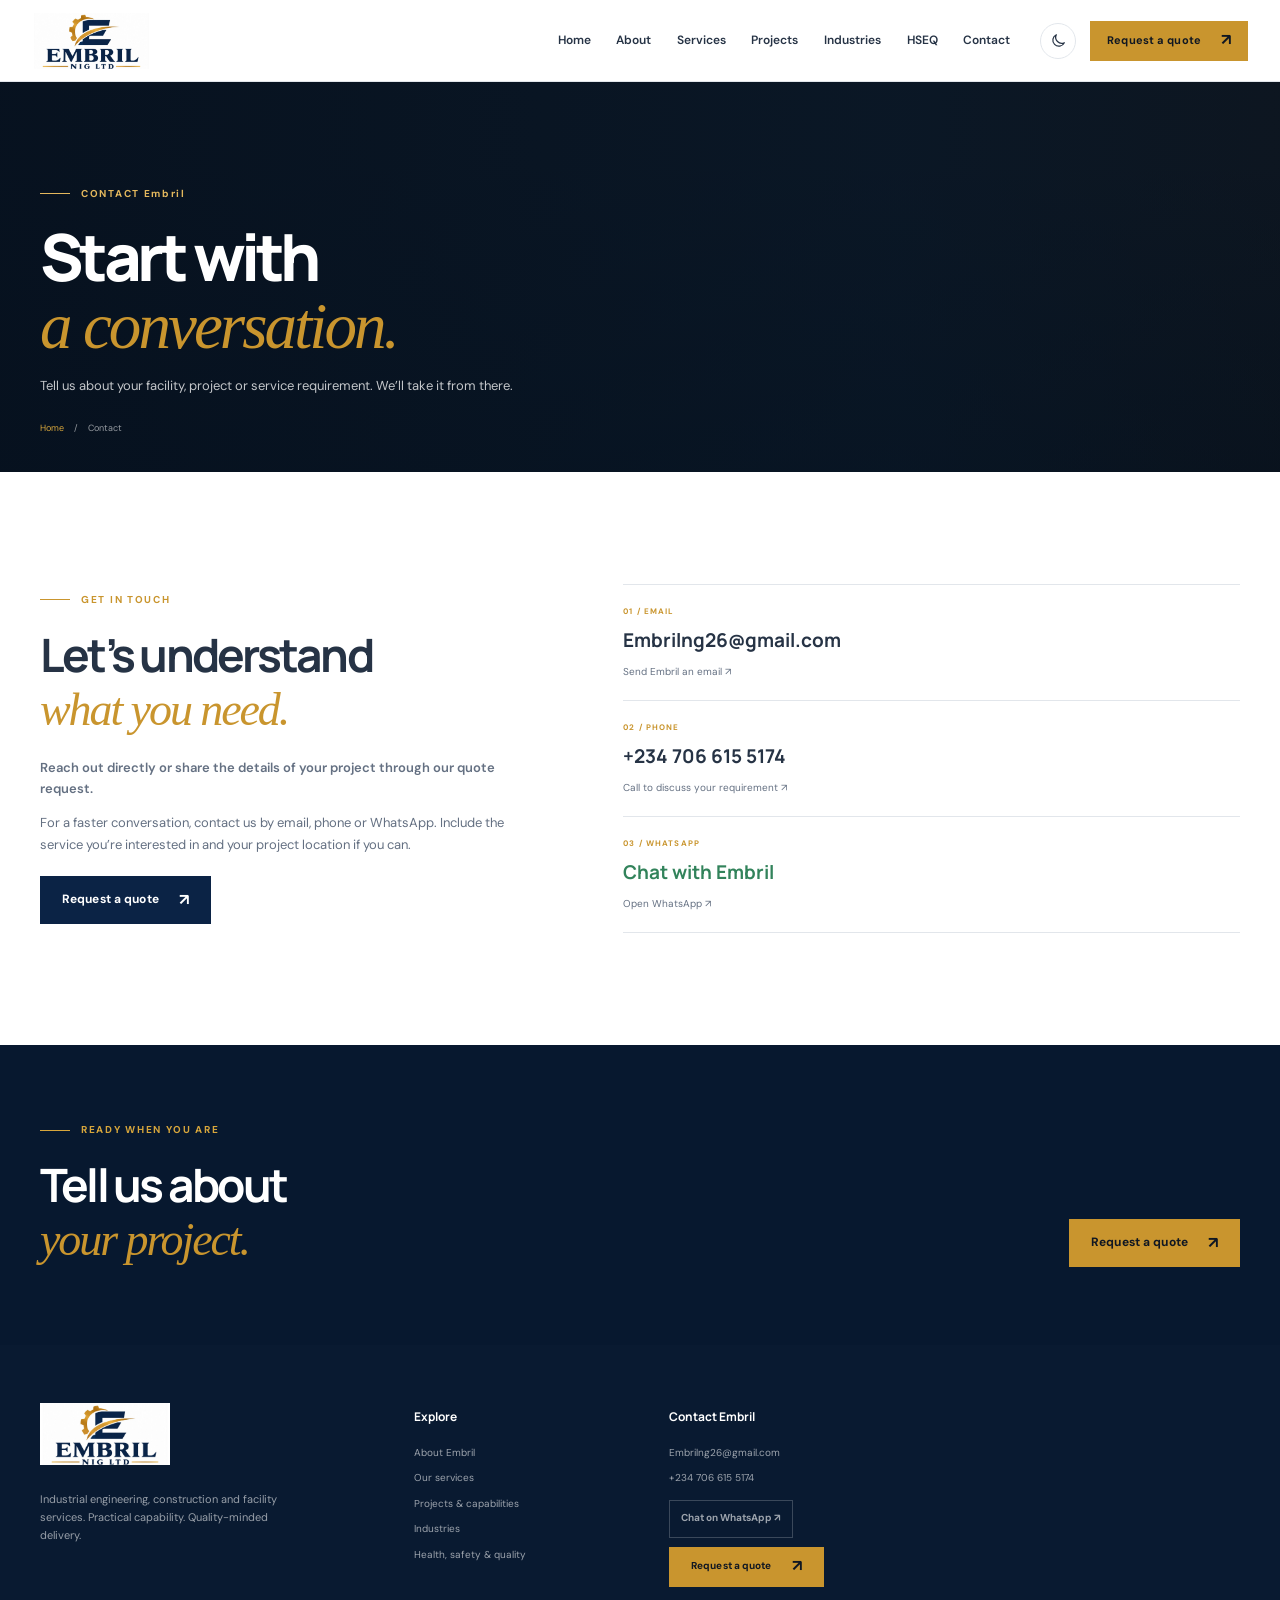
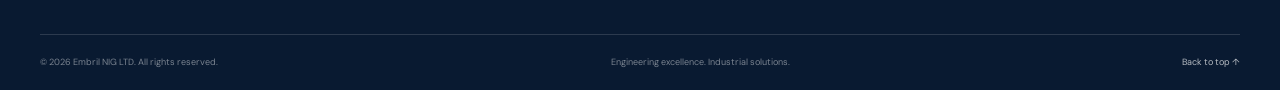
<file: pages/contact.html>
<!doctype html>
<html lang="en">
  <head>
    <meta charset="utf-8"><meta name="viewport" content="width=device-width, initial-scale=1"><meta name="theme-color" content="#0b2345">
    <meta name="description" content="Contact Embril NIG LTD about industrial engineering, construction, facility maintenance or an upcoming project.">
    <title>Contact Embril | Embril NIG LTD</title><link rel="icon" href="../image/logo.jpeg" type="../image/jpeg"><link rel="stylesheet" href="../css/styles.css"><script src="../js/script.js" defer></script>
  </head>
  <body>
    <a class="skip-link" href="#main">Skip to content</a>
    <header class="site-header" id="top"><div class="header-inner"><a class="brand" href="../index.html#home" aria-label="Embril NIG LTD home"><span class="brand-mark"><img src="../image/logo.jpeg" alt="Embril NIG LTD logo"></span></a><button class="menu-toggle" type="button" aria-label="Open navigation" aria-expanded="false" aria-controls="primary-nav"><span></span><span></span></button><nav class="primary-nav" id="primary-nav" aria-label="Main navigation"><a href="../index.html#home">Home</a><a href="../pages/about.html">About</a><a href="../pages/services.html">Services</a><a href="../pages/projects.html">Projects</a><a href="../pages/industries.html">Industries</a><a href="../pages/safety.html">HSEQ</a><a href="../pages/contact.html" aria-current="page">Contact</a></nav><div class="header-actions"><button class="theme-toggle" type="button" aria-label="Switch to dark theme" title="Toggle light and dark theme"><svg class="theme-icon" viewBox="0 0 24 24" aria-hidden="true"><path d="M20.2 15.1A8.5 8.5 0 0 1 8.9 3.8 8.5 8.5 0 1 0 20.2 15.1Z"/></svg></button><a class="button button-gold header-quote" href="../pages/quote.html">Request a quote <span>↗</span></a></div></div></header>
    <main id="main">
      <section class="page-hero" style="--page-image:url('https://images.unsplash.com/photo-1581092160562-40aa08e78837?auto=format&amp;fit=crop&amp;w=1800&amp;q=82')"><div class="container page-hero-content"><p class="eyebrow eyebrow-light"><span class="eyebrow-line"></span> CONTACT Embril</p><h1>Start with<br><span class="serif-accent">a conversation.</span></h1><p>Tell us about your facility, project or service requirement. We’ll take it from there.</p><div class="breadcrumbs"><a href="../index.html">Home</a><span>/</span><span>Contact</span></div></div></section>
      <section class="section-pad"><div class="container contact-layout"><div class="page-copy reveal"><p class="eyebrow"><span class="eyebrow-line"></span> GET IN TOUCH</p><h2>Let’s understand<br><span class="serif-accent">what you need.</span></h2><p class="lead">Reach out directly or share the details of your project through our quote request.</p><p>For a faster conversation, contact us by email, phone or WhatsApp. Include the service you’re interested in and your project location if you can.</p><a class="button button-navy" href="../pages/quote.html">Request a quote <span>↗</span></a></div><div class="contact-cards reveal">
        <a class="contact-card" href="mailto:Embrilng26@gmail.com"><span class="contact-card-index">01 / EMAIL</span><strong>Embrilng26@gmail.com</strong><span>Send Embril an email ↗</span></a>
        <a class="contact-card" href="tel:+2347066155174"><span class="contact-card-index">02 / PHONE</span><strong>+234 706 615 5174</strong><span>Call to discuss your requirement ↗</span></a>
        <a class="contact-card contact-card-whatsapp" href="https://wa.me/2347066155174?text=Hello%20Embril%20NIG%20LTD%2C%20I%20would%20like%20to%20discuss%20a%20project." target="_blank" rel="noopener noreferrer"><span class="contact-card-index">03 / WHATSAPP</span><strong>Chat with Embril</strong><span>Open WhatsApp ↗</span></a>
      </div></div></section>
      <section class="page-band"><div class="container page-end-band"><div><p class="eyebrow eyebrow-light"><span class="eyebrow-line"></span> READY WHEN YOU ARE</p><h2>Tell us about<br><span class="serif-accent">your project.</span></h2></div><a class="button button-gold" href="../pages/quote.html">Request a quote <span>↗</span></a></div></section>
    </main>
    <footer class="site-footer"><div class="container footer-main"><div class="footer-brand"><a class="brand" href="../index.html#home" aria-label="Embril NIG LTD home"><span class="brand-mark"><img src="../image/logo.jpeg" alt="Embril NIG LTD logo" loading="lazy"></span></a><p>Industrial engineering, construction and facility services. Practical capability. Quality-minded delivery.</p></div><div class="footer-column"><h3>Explore</h3><a href="../pages/about.html">About Embril</a><a href="../pages/services.html">Our services</a><a href="../pages/projects.html">Projects &amp; capabilities</a><a href="../pages/industries.html">Industries</a><a href="../pages/safety.html">Health, safety &amp; quality</a></div><div class="footer-column footer-contact"><h3>Contact Embril</h3><a class="footer-direct-contact" href="mailto:Embrilng26@gmail.com">Embrilng26@gmail.com</a><a class="footer-direct-contact" href="tel:+2347066155174">+234 706 615 5174</a><a class="whatsapp-link" href="https://wa.me/2347066155174" target="_blank" rel="noopener noreferrer">Chat on WhatsApp ↗</a><a class="button button-gold" href="../pages/quote.html">Request a quote <span>↗</span></a></div></div><div class="container footer-bottom"><span>© <span id="current-year"></span> Embril NIG LTD. All rights reserved.</span><span>Engineering excellence. Industrial solutions.</span><a href="#top">Back to top ↑</a></div></footer><a class="back-to-top" href="#top" aria-label="Back to top">↑</a>
  </body>
</html>
</file>
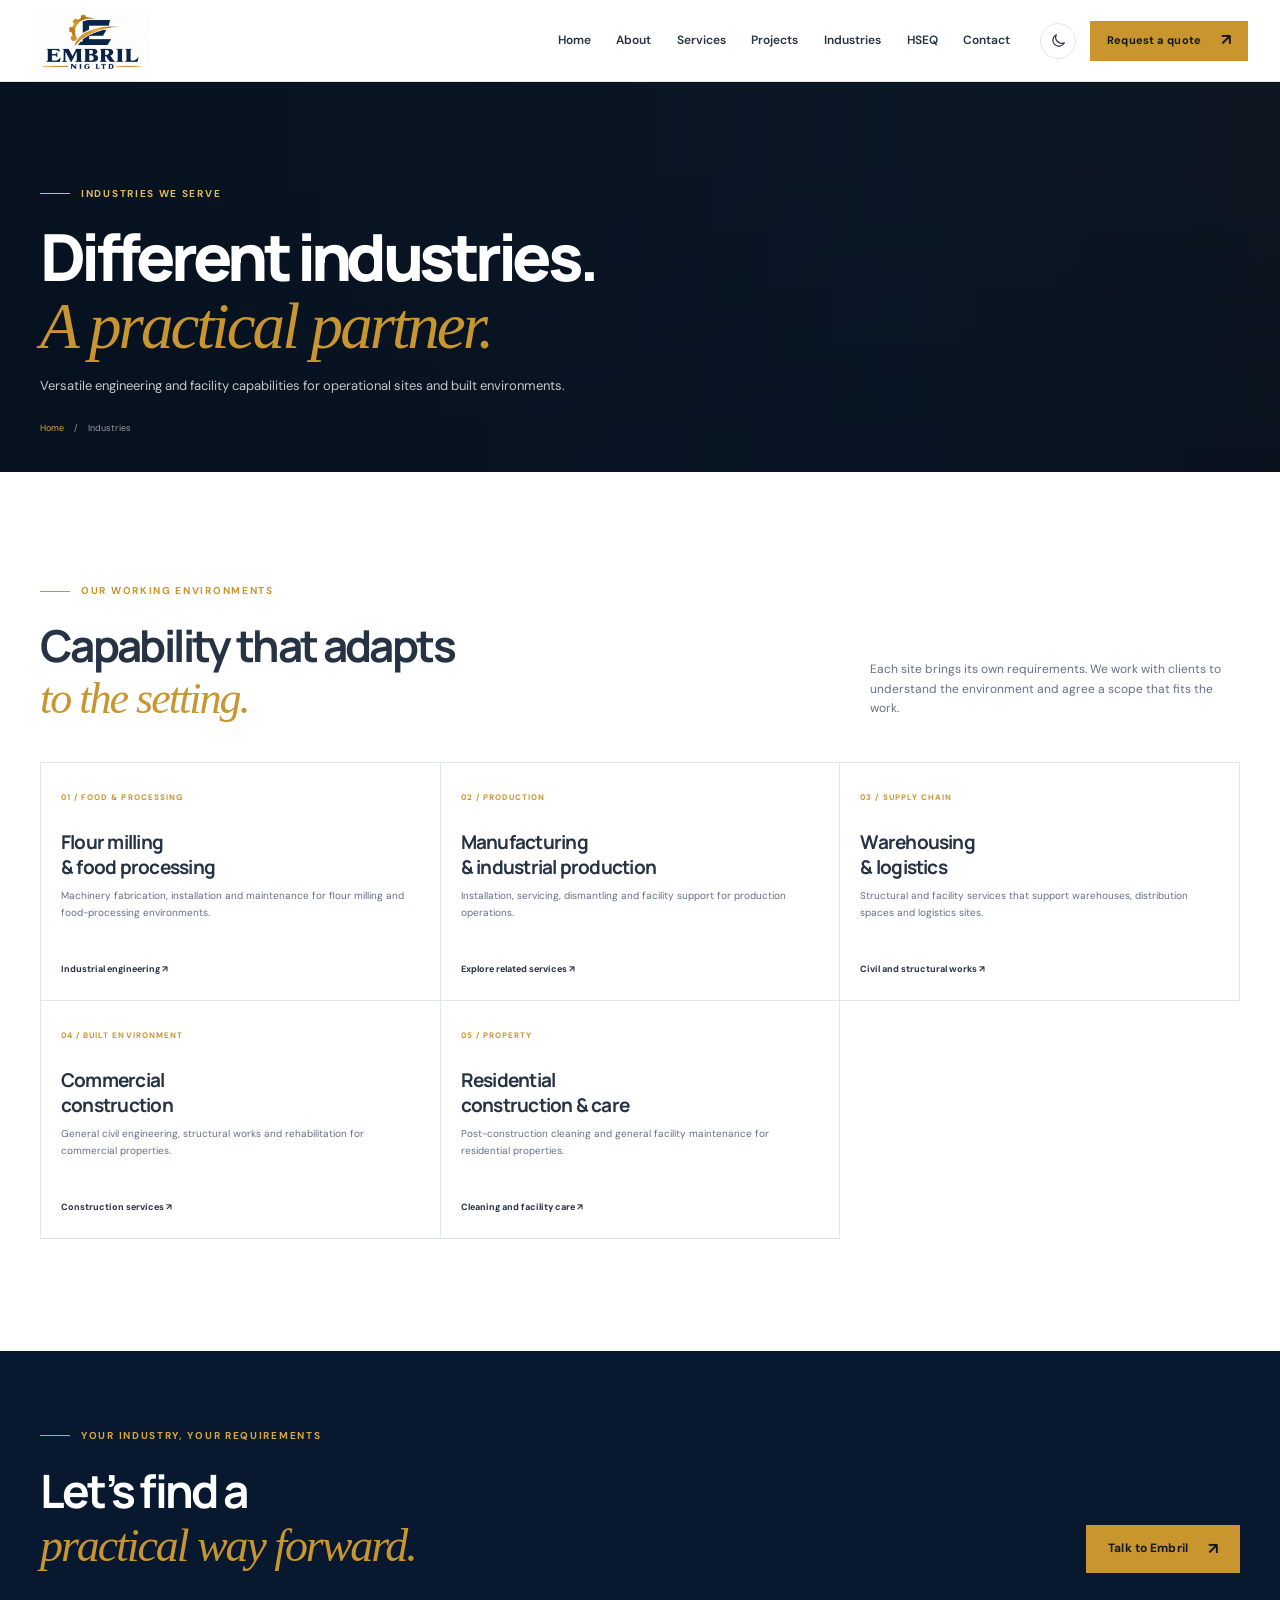
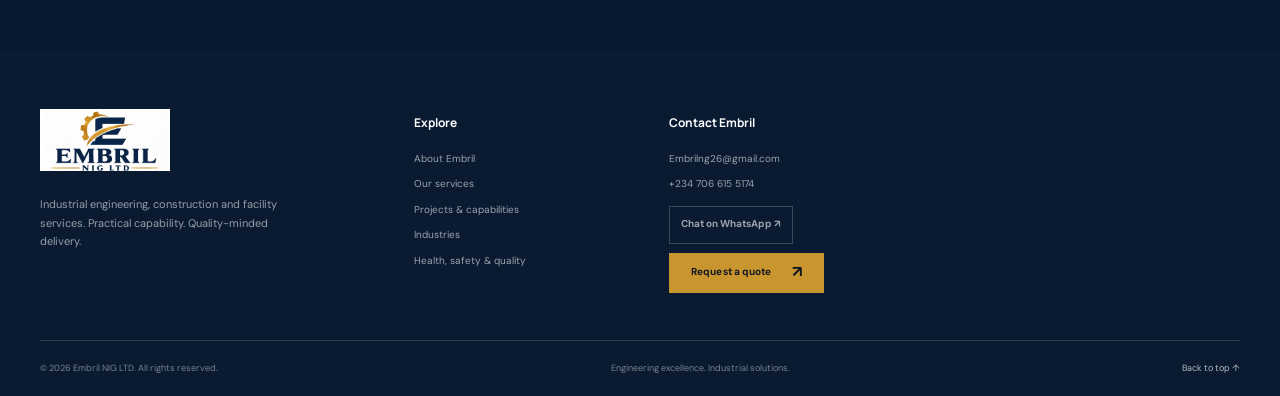
<file: pages/industries.html>
<!doctype html>
<html lang="en">
  <head>
    <meta charset="utf-8"><meta name="viewport" content="width=device-width, initial-scale=1"><meta name="theme-color" content="#0b2345">
    <meta name="description" content="Embril NIG LTD supports flour milling and food processing, manufacturing, industrial production, warehousing, logistics and construction.">
    <title>Industries We Serve | Embril NIG LTD</title><link rel="icon" href="../image/logo.jpeg" type="../image/jpeg"><link rel="stylesheet" href="../css/styles.css"><script src="../js/script.js" defer></script>
  </head>
  <body>
    <a class="skip-link" href="#main">Skip to content</a>
    <header class="site-header" id="top"><div class="header-inner"><a class="brand" href="../index.html#home" aria-label="Embril NIG LTD home"><span class="brand-mark"><img src="../image/logo.jpeg" alt="Embril NIG LTD logo"></span></a><button class="menu-toggle" type="button" aria-label="Open navigation" aria-expanded="false" aria-controls="primary-nav"><span></span><span></span></button><nav class="primary-nav" id="primary-nav" aria-label="Main navigation"><a href="../index.html#home">Home</a><a href="../pages/about.html">About</a><a href="../pages/services.html">Services</a><a href="../pages/projects.html">Projects</a><a href="../pages/industries.html" aria-current="page">Industries</a><a href="../pages/safety.html">HSEQ</a><a href="../pages/contact.html">Contact</a></nav><div class="header-actions"><button class="theme-toggle" type="button" aria-label="Switch to dark theme" title="Toggle light and dark theme"><svg class="theme-icon" viewBox="0 0 24 24" aria-hidden="true"><path d="M20.2 15.1A8.5 8.5 0 0 1 8.9 3.8 8.5 8.5 0 1 0 20.2 15.1Z"/></svg></button><a class="button button-gold header-quote" href="../pages/quote.html">Request a quote <span>↗</span></a></div></div></header>
    <main id="main">
      <section class="page-hero" style="--page-image:url('https://images.unsplash.com/photo-1581092160562-40aa08e78837?auto=format&amp;fit=crop&amp;w=1800&amp;q=82')"><div class="container page-hero-content"><p class="eyebrow eyebrow-light"><span class="eyebrow-line"></span> INDUSTRIES WE SERVE</p><h1>Different industries.<br><span class="serif-accent">A practical partner.</span></h1><p>Versatile engineering and facility capabilities for operational sites and built environments.</p><div class="breadcrumbs"><a href="../index.html">Home</a><span>/</span><span>Industries</span></div></div></section>
      <section class="section-pad"><div class="container"><div class="page-intro-row"><div><p class="eyebrow"><span class="eyebrow-line"></span> OUR WORKING ENVIRONMENTS</p><h2>Capability that adapts<br><span class="serif-accent">to the setting.</span></h2></div><p>Each site brings its own requirements. We work with clients to understand the environment and agree a scope that fits the work.</p></div><div class="industry-detail-grid">
        <article class="industry-detail reveal"><span>01 / FOOD &amp; PROCESSING</span><h3>Flour milling<br>&amp; food processing</h3><p>Machinery fabrication, installation and maintenance for flour milling and food-processing environments.</p><a href="../pages/services.html#industrial">Industrial engineering ↗</a></article>
        <article class="industry-detail reveal"><span>02 / PRODUCTION</span><h3>Manufacturing<br>&amp; industrial production</h3><p>Installation, servicing, dismantling and facility support for production operations.</p><a href="../pages/services.html#dismantling">Explore related services ↗</a></article>
        <article class="industry-detail reveal"><span>03 / SUPPLY CHAIN</span><h3>Warehousing<br>&amp; logistics</h3><p>Structural and facility services that support warehouses, distribution spaces and logistics sites.</p><a href="../pages/services.html#construction">Civil and structural works ↗</a></article>
        <article class="industry-detail reveal"><span>04 / BUILT ENVIRONMENT</span><h3>Commercial<br>construction</h3><p>General civil engineering, structural works and rehabilitation for commercial properties.</p><a href="../pages/services.html#construction">Construction services ↗</a></article>
        <article class="industry-detail reveal"><span>05 / PROPERTY</span><h3>Residential<br>construction &amp; care</h3><p>Post-construction cleaning and general facility maintenance for residential properties.</p><a href="../pages/services.html#facilities">Cleaning and facility care ↗</a></article>
      </div></div></section>
      <section class="page-band"><div class="container page-end-band"><div><p class="eyebrow eyebrow-light"><span class="eyebrow-line"></span> YOUR INDUSTRY, YOUR REQUIREMENTS</p><h2>Let’s find a<br><span class="serif-accent">practical way forward.</span></h2></div><a class="button button-gold" href="../pages/quote.html">Talk to Embril <span>↗</span></a></div></section>
    </main>
    <footer class="site-footer"><div class="container footer-main"><div class="footer-brand"><a class="brand" href="../index.html#home" aria-label="Embril NIG LTD home"><span class="brand-mark"><img src="../image/logo.jpeg" alt="Embril NIG LTD logo" loading="lazy"></span></a><p>Industrial engineering, construction and facility services. Practical capability. Quality-minded delivery.</p></div><div class="footer-column"><h3>Explore</h3><a href="../pages/about.html">About Embril</a><a href="../pages/services.html">Our services</a><a href="../pages/projects.html">Projects &amp; capabilities</a><a href="../pages/industries.html">Industries</a><a href="../pages/safety.html">Health, safety &amp; quality</a></div><div class="footer-column footer-contact"><h3>Contact Embril</h3><a class="footer-direct-contact" href="mailto:Embrilng26@gmail.com">Embrilng26@gmail.com</a><a class="footer-direct-contact" href="tel:+2347066155174">+234 706 615 5174</a><a class="whatsapp-link" href="https://wa.me/2347066155174" target="_blank" rel="noopener noreferrer">Chat on WhatsApp ↗</a><a class="button button-gold" href="../pages/quote.html">Request a quote <span>↗</span></a></div></div><div class="container footer-bottom"><span>© <span id="current-year"></span> Embril NIG LTD. All rights reserved.</span><span>Engineering excellence. Industrial solutions.</span><a href="#top">Back to top ↑</a></div></footer><a class="back-to-top" href="#top" aria-label="Back to top">↑</a>
  </body>
</html>
</file>
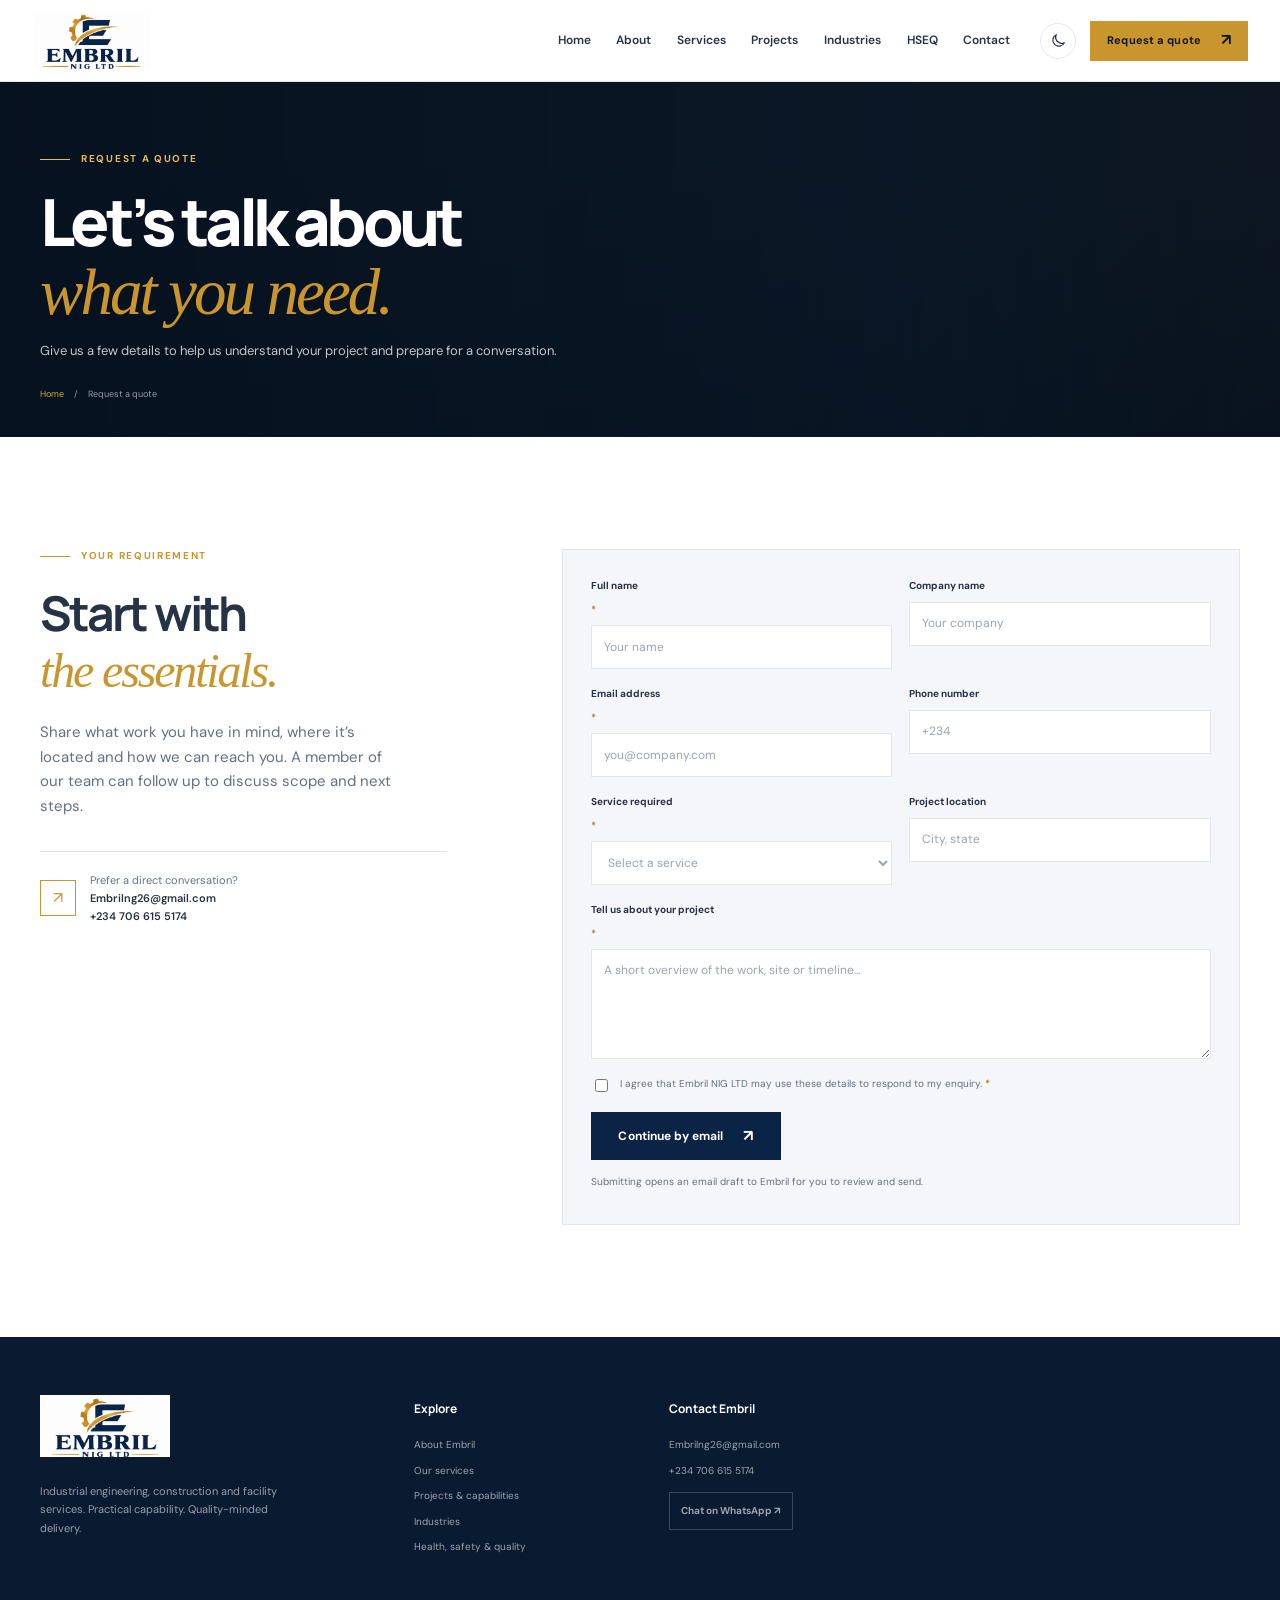
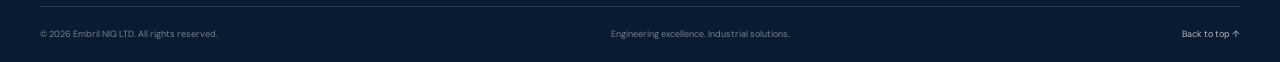
<file: pages/quote.html>
<!doctype html>
<html lang="en">
  <head>
    <meta charset="utf-8"><meta name="viewport" content="width=device-width, initial-scale=1"><meta name="theme-color" content="#0b2345">
    <meta name="description" content="Request a quote from Embril NIG LTD for industrial engineering, machinery installation, construction, dismantling or facility services.">
    <title>Request a Quote | Embril NIG LTD</title><link rel="icon" href="../image/logo.jpeg" type="../image/jpeg"><link rel="stylesheet" href="../css/styles.css"><script src="../js/script.js" defer></script>
  </head>
  <body>
    <a class="skip-link" href="#main">Skip to content</a>
    <header class="site-header" id="top"><div class="header-inner"><a class="brand" href="../index.html#home" aria-label="Embril NIG LTD home"><span class="brand-mark"><img src="../image/logo.jpeg" alt="Embril NIG LTD logo"></span></a><button class="menu-toggle" type="button" aria-label="Open navigation" aria-expanded="false" aria-controls="primary-nav"><span></span><span></span></button><nav class="primary-nav" id="primary-nav" aria-label="Main navigation"><a href="../index.html#home">Home</a><a href="../pages/about.html">About</a><a href="../pages/services.html">Services</a><a href="../pages/projects.html">Projects</a><a href="../pages/industries.html">Industries</a><a href="../pages/safety.html">HSEQ</a><a href="../pages/contact.html">Contact</a></nav><div class="header-actions"><button class="theme-toggle" type="button" aria-label="Switch to dark theme" title="Toggle light and dark theme"><svg class="theme-icon" viewBox="0 0 24 24" aria-hidden="true"><path d="M20.2 15.1A8.5 8.5 0 0 1 8.9 3.8 8.5 8.5 0 1 0 20.2 15.1Z"/></svg></button><a class="button button-gold header-quote" href="../pages/quote.html" aria-current="page">Request a quote <span>↗</span></a></div></div></header>
    <main id="main">
      <section class="page-hero page-hero-compact" style="--page-image:url('https://images.unsplash.com/photo-1581092160607-ee22621dd758?auto=format&amp;fit=crop&amp;w=1800&amp;q=82')"><div class="container page-hero-content"><p class="eyebrow eyebrow-light"><span class="eyebrow-line"></span> REQUEST A QUOTE</p><h1>Let’s talk about<br><span class="serif-accent">what you need.</span></h1><p>Give us a few details to help us understand your project and prepare for a conversation.</p><div class="breadcrumbs"><a href="../index.html">Home</a><span>/</span><span>Request a quote</span></div></div></section>
      <section class="section-pad"><div class="container quote-layout"><div class="quote-copy reveal"><p class="eyebrow"><span class="eyebrow-line"></span> YOUR REQUIREMENT</p><h2>Start with<br><span class="serif-accent">the essentials.</span></h2><p>Share what work you have in mind, where it’s located and how we can reach you. A member of our team can follow up to discuss scope and next steps.</p><div class="quote-note"><span class="quote-note-icon">↗</span><span>Prefer a direct conversation?<br><a href="mailto:Embrilng26@gmail.com"><strong>Embrilng26@gmail.com</strong></a><br><a href="tel:+2347066155174"><strong>+234 706 615 5174</strong></a></span></div><a class="whatsapp-link quote-whatsapp" href="https://wa.me/2347066155174?text=Hello%20Embril%20NIG%20LTD%2C%20I%20would%20like%20to%20discuss%20a%20project." target="_blank" rel="noopener noreferrer">Chat on WhatsApp ↗</a></div>
        <form class="quote-form reveal" id="enquiry-form" data-email="Embrilng26@gmail.com" novalidate>
          <div class="form-row"><label>Full name <span>*</span><input name="name" autocomplete="name" required minlength="2" placeholder="Your name"></label><label>Company name<input name="company" autocomplete="organization" placeholder="Your company"></label></div>
          <div class="form-row"><label>Email address <span>*</span><input name="email" type="email" autocomplete="email" required placeholder="you@company.com"></label><label>Phone number<input name="phone" type="tel" autocomplete="tel" placeholder="+234"></label></div>
          <div class="form-row"><label>Service required <span>*</span><select name="service" required><option value="" selected disabled>Select a service</option><option>Industrial engineering</option><option>Dismantling and erection</option><option>Civil engineering and construction</option><option>Cleaning and facility management</option><option>Other / not sure yet</option></select></label><label>Project location<input name="location" autocomplete="address-level2" placeholder="City, state"></label></div>
          <label>Tell us about your project <span>*</span><textarea name="description" rows="4" required minlength="15" placeholder="A short overview of the work, site or timeline..."></textarea></label>
          <label class="consent"><input name="consent" type="checkbox" required><span>I agree that Embril NIG LTD may use these details to respond to my enquiry. <b>*</b></span></label>
          <button class="button button-navy form-submit" type="submit">Continue by email <span aria-hidden="true">↗</span></button>
          <p class="form-status" id="form-status" role="status" aria-live="polite">Submitting opens an email draft to Embril for you to review and send.</p>
        </form></div></section>
    </main>
    <footer class="site-footer"><div class="container footer-main"><div class="footer-brand"><a class="brand" href="../index.html#home" aria-label="Embril NIG LTD home"><span class="brand-mark"><img src="../image/logo.jpeg" alt="Embril NIG LTD logo" loading="lazy"></span></a><p>Industrial engineering, construction and facility services. Practical capability. Quality-minded delivery.</p></div><div class="footer-column"><h3>Explore</h3><a href="../pages/about.html">About Embril</a><a href="../pages/services.html">Our services</a><a href="../pages/projects.html">Projects &amp; capabilities</a><a href="../pages/industries.html">Industries</a><a href="../pages/safety.html">Health, safety &amp; quality</a></div><div class="footer-column footer-contact"><h3>Contact Embril</h3><a class="footer-direct-contact" href="mailto:Embrilng26@gmail.com">Embrilng26@gmail.com</a><a class="footer-direct-contact" href="tel:+2347066155174">+234 706 615 5174</a><a class="whatsapp-link" href="https://wa.me/2347066155174" target="_blank" rel="noopener noreferrer">Chat on WhatsApp ↗</a></div></div><div class="container footer-bottom"><span>© <span id="current-year"></span> Embril NIG LTD. All rights reserved.</span><span>Engineering excellence. Industrial solutions.</span><a href="#top">Back to top ↑</a></div></footer><a class="back-to-top" href="#top" aria-label="Back to top">↑</a>
  </body>
</html>
</file>
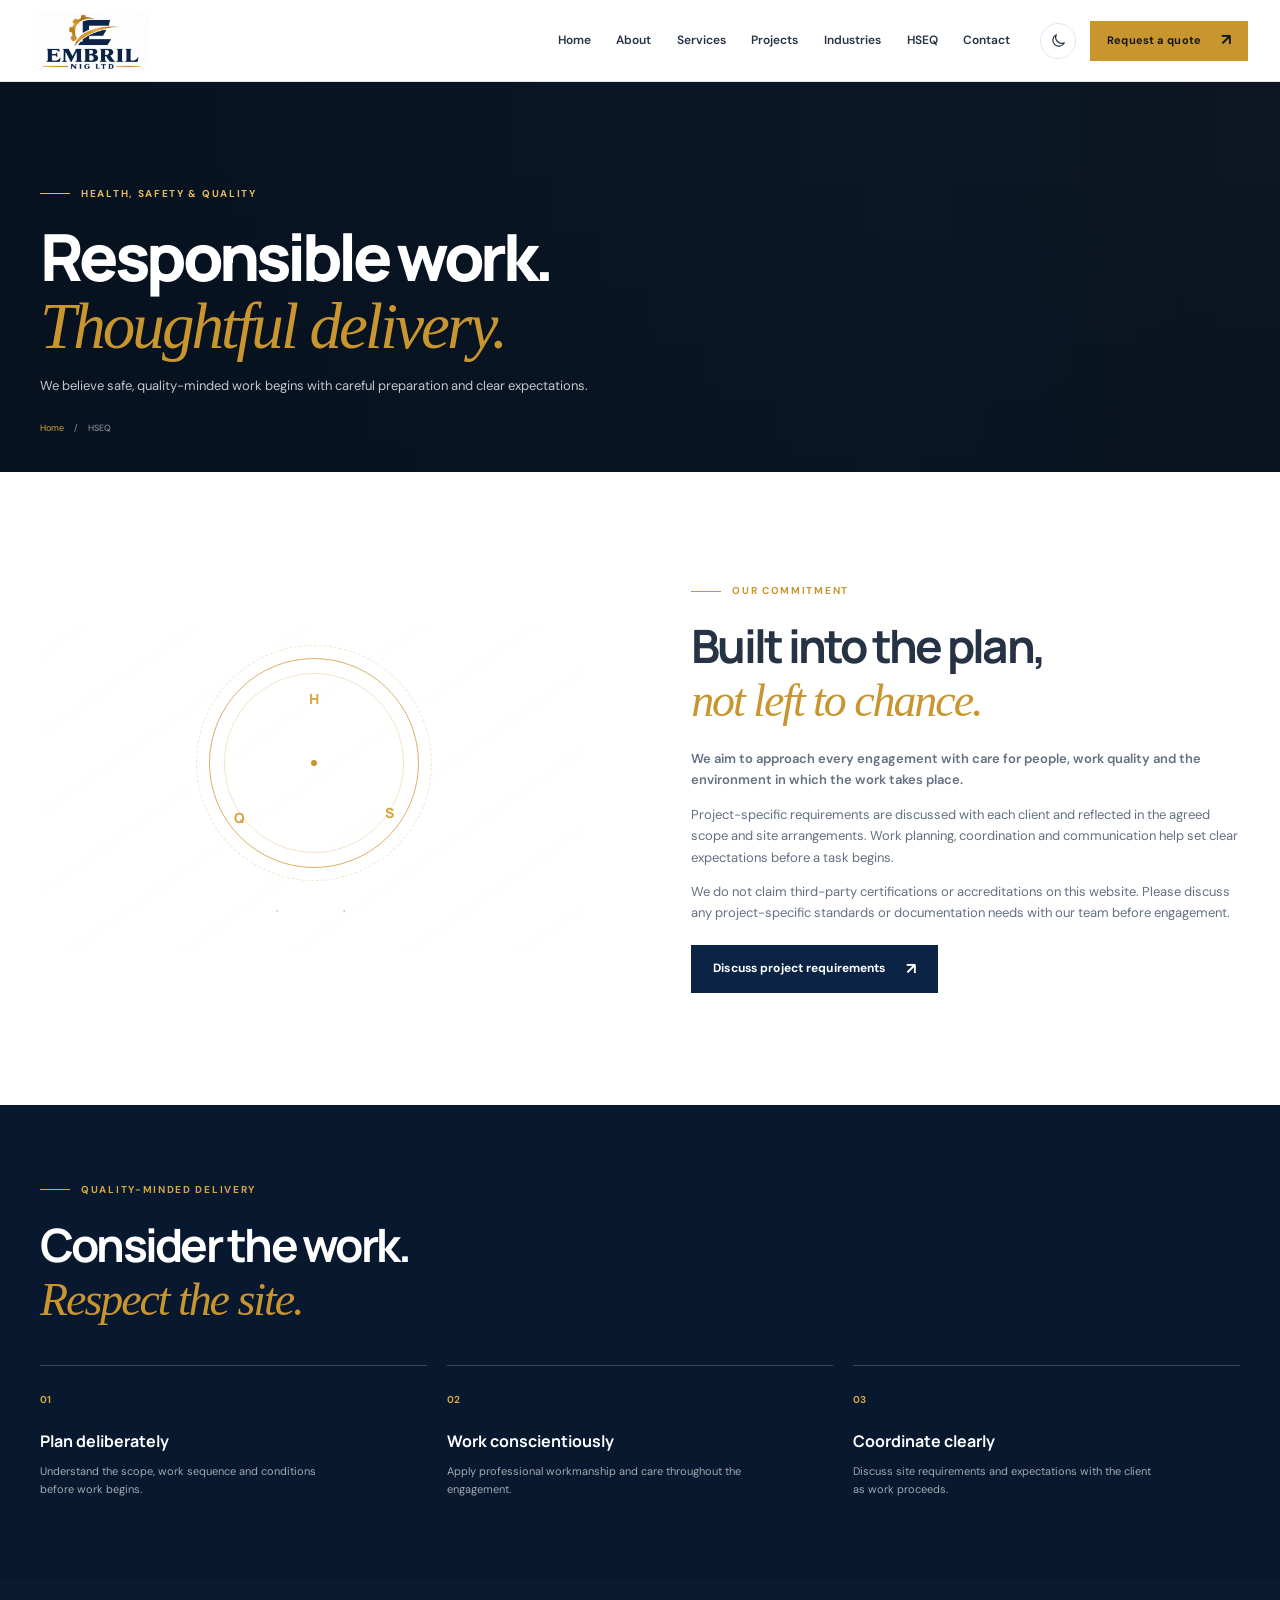
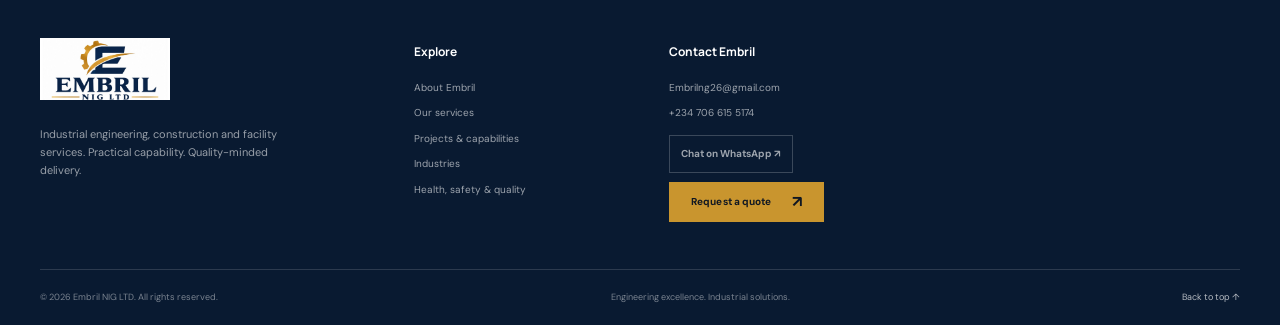
<file: pages/safety.html>
<!doctype html>
<html lang="en">
  <head>
    <meta charset="utf-8"><meta name="viewport" content="width=device-width, initial-scale=1"><meta name="theme-color" content="#0b2345">
    <meta name="description" content="Learn about Embril NIG LTD's responsible approach to health, safety, environmental considerations and quality in project delivery.">
    <title>Health, Safety &amp; Quality | Embril NIG LTD</title><link rel="icon" href="../image/logo.jpeg" type="../image/jpeg"><link rel="stylesheet" href="../css/styles.css"><script src="../js/script.js" defer></script>
  </head>
  <body>
    <a class="skip-link" href="#main">Skip to content</a>
    <header class="site-header" id="top"><div class="header-inner"><a class="brand" href="../index.html#home" aria-label="Embril NIG LTD home"><span class="brand-mark"><img src="../image/logo.jpeg" alt="Embril NIG LTD logo"></span></a><button class="menu-toggle" type="button" aria-label="Open navigation" aria-expanded="false" aria-controls="primary-nav"><span></span><span></span></button><nav class="primary-nav" id="primary-nav" aria-label="Main navigation"><a href="../index.html#home">Home</a><a href="../pages/about.html">About</a><a href="../pages/services.html">Services</a><a href="../pages/projects.html">Projects</a><a href="../pages/industries.html">Industries</a><a href="../pages/safety.html" aria-current="page">HSEQ</a><a href="../pages/contact.html">Contact</a></nav><div class="header-actions"><button class="theme-toggle" type="button" aria-label="Switch to dark theme" title="Toggle light and dark theme"><svg class="theme-icon" viewBox="0 0 24 24" aria-hidden="true"><path d="M20.2 15.1A8.5 8.5 0 0 1 8.9 3.8 8.5 8.5 0 1 0 20.2 15.1Z"/></svg></button><a class="button button-gold header-quote" href="../pages/quote.html">Request a quote <span>↗</span></a></div></div></header>
    <main id="main">
      <section class="page-hero" style="--page-image:url('https://images.unsplash.com/photo-1504307651254-35680f356dfd?auto=format&amp;fit=crop&amp;w=1800&amp;q=82')"><div class="container page-hero-content"><p class="eyebrow eyebrow-light"><span class="eyebrow-line"></span> HEALTH, SAFETY &amp; QUALITY</p><h1>Responsible work.<br><span class="serif-accent">Thoughtful delivery.</span></h1><p>We believe safe, quality-minded work begins with careful preparation and clear expectations.</p><div class="breadcrumbs"><a href="../index.html">Home</a><span>/</span><span>HSEQ</span></div></div></section>
      <section class="section-pad"><div class="container page-split"><div class="safety-symbol reveal"><div class="safety-ring"><span>H</span><span>S</span><span>Q</span><i></i></div><p>HEALTH <b>·</b> SAFETY <b>·</b> QUALITY</p></div><div class="page-copy reveal"><p class="eyebrow"><span class="eyebrow-line"></span> OUR COMMITMENT</p><h2>Built into the plan,<br><span class="serif-accent">not left to chance.</span></h2><p class="lead">We aim to approach every engagement with care for people, work quality and the environment in which the work takes place.</p><p>Project-specific requirements are discussed with each client and reflected in the agreed scope and site arrangements. Work planning, coordination and communication help set clear expectations before a task begins.</p><p>We do not claim third-party certifications or accreditations on this website. Please discuss any project-specific standards or documentation needs with our team before engagement.</p><a class="button button-navy" href="../pages/quote.html">Discuss project requirements <span>↗</span></a></div></div></section>
      <section class="page-band"><div class="container"><p class="eyebrow eyebrow-light"><span class="eyebrow-line"></span> QUALITY-MINDED DELIVERY</p><h2>Consider the work.<br><span class="serif-accent">Respect the site.</span></h2><div class="page-values"><article><span>01</span><h3>Plan deliberately</h3><p>Understand the scope, work sequence and conditions before work begins.</p></article><article><span>02</span><h3>Work conscientiously</h3><p>Apply professional workmanship and care throughout the engagement.</p></article><article><span>03</span><h3>Coordinate clearly</h3><p>Discuss site requirements and expectations with the client as work proceeds.</p></article></div></div></section>
    </main>
    <footer class="site-footer"><div class="container footer-main"><div class="footer-brand"><a class="brand" href="../index.html#home" aria-label="Embril NIG LTD home"><span class="brand-mark"><img src="../image/logo.jpeg" alt="Embril NIG LTD logo" loading="lazy"></span></a><p>Industrial engineering, construction and facility services. Practical capability. Quality-minded delivery.</p></div><div class="footer-column"><h3>Explore</h3><a href="../pages/about.html">About Embril</a><a href="../pages/services.html">Our services</a><a href="../pages/projects.html">Projects &amp; capabilities</a><a href="../pages/industries.html">Industries</a><a href="../pages/safety.html">Health, safety &amp; quality</a></div><div class="footer-column footer-contact"><h3>Contact Embril</h3><a class="footer-direct-contact" href="mailto:Embrilng26@gmail.com">Embrilng26@gmail.com</a><a class="footer-direct-contact" href="tel:+2347066155174">+234 706 615 5174</a><a class="whatsapp-link" href="https://wa.me/2347066155174" target="_blank" rel="noopener noreferrer">Chat on WhatsApp ↗</a><a class="button button-gold" href="../pages/quote.html">Request a quote <span>↗</span></a></div></div><div class="container footer-bottom"><span>© <span id="current-year"></span> Embril NIG LTD. All rights reserved.</span><span>Engineering excellence. Industrial solutions.</span><a href="#top">Back to top ↑</a></div></footer><a class="back-to-top" href="#top" aria-label="Back to top">↑</a>
  </body>
</html>
</file>
<file: css/styles.css>
@import url('https://fonts.googleapis.com/css2?family=DM+Sans:wght@400;500;600;700&family=Manrope:wght@400;500;600;700;800&display=swap');

:root {
  color-scheme: light;
  --navy: #0b2345;
  --navy-deep: #07182f;
  --gold: #c9952e;
  --gold-bright: #d7a63c;
  --charcoal: #151b26;
  --text: #263345;
  --muted: #647082;
  --white: #fff;
  --surface: #f4f6f9;
  --line: #e2e6eb;
  --header-bg: rgba(255,255,255,.96);
  --shadow: 0 24px 70px rgba(11,35,69,.12);
  --sans: 'DM Sans', 'Avenir Next', Avenir, sans-serif;
  --display: 'Manrope', 'Avenir Next', Avenir, sans-serif;
  font-family: var(--sans);
  color: var(--text);
  background: var(--white);
  scroll-behavior: smooth;
  scroll-padding-top: 86px;
}

:root[data-theme="dark"] {
  color-scheme: dark;
  --navy: #0b2345;
  --navy-deep: #08172b;
  --charcoal: #0d1420;
  --text: #e9edf3;
  --muted: #a4afbd;
  --white: #101a28;
  --surface: #141f2e;
  --line: #2b394a;
  --header-bg: rgba(12,21,34,.96);
  --shadow: 0 24px 70px rgba(0,0,0,.24);
}

* { box-sizing: border-box; }
body { margin: 0; min-width: 320px; background: var(--white); color: var(--text); font-size: 15px; line-height: 1.65; transition: background .25s ease, color .25s ease; }
img { display: block; width: 100%; }
a { color: inherit; text-decoration: none; }
button, input, select, textarea { font: inherit; }
button, a { -webkit-tap-highlight-color: transparent; }
button:focus-visible, a:focus-visible, input:focus-visible, select:focus-visible, textarea:focus-visible { outline: 3px solid var(--gold); outline-offset: 3px; }
.container { width: min(1200px, calc(100% - 64px)); margin-inline: auto; }
.section-pad { padding: 112px 0; }
.skip-link { position: fixed; z-index: 20; top: 10px; left: 10px; padding: 10px 15px; transform: translateY(-150%); color: #fff; background: var(--navy); }
.skip-link:focus { transform: none; }

.site-header { height: 82px; position: sticky; z-index: 10; top: 0; background: var(--header-bg); border-bottom: 1px solid var(--line); backdrop-filter: blur(16px); transition: background .25s ease; }
.header-inner { width: min(1330px, calc(100% - 64px)); height: 100%; display: flex; align-items: center; justify-content: space-between; gap: 30px; margin: auto; }
.brand { display: inline-flex; flex: 0 0 auto; align-items: center; }
.brand-mark { width: 119px; height: 56px; overflow: hidden; position: relative; display: block; background: #fff; }
.brand-mark img { width: 100%; height: 100%; object-fit: cover; object-position: center 36%; }
:root[data-theme="dark"] .brand-mark { background: transparent; }
.primary-nav { display: flex; align-items: center; gap: clamp(14px, 2vw, 30px); margin-left: auto; }
.primary-nav a { position: relative; color: var(--text); font-size: 12px; font-weight: 600; transition: color .2s ease; }
.primary-nav a::after { position: absolute; content: ""; height: 2px; right: 100%; bottom: -8px; left: 0; background: var(--gold); transition: right .2s ease; }
.primary-nav a:hover { color: var(--gold); }
.primary-nav a:hover::after { right: 0; }
.header-actions { display: flex; align-items: center; gap: 14px; }
.theme-toggle { width: 36px; height: 36px; display: grid; place-items: center; border: 1px solid var(--line); border-radius: 50%; background: transparent; color: var(--text); cursor: pointer; transition: transform .2s ease, border-color .2s ease; }
.theme-toggle:hover { transform: rotate(-12deg); border-color: var(--gold); }
.theme-icon { width: 17px; height: 17px; fill: none; stroke: currentColor; stroke-width: 1.7; stroke-linecap: round; stroke-linejoin: round; }
.button { display: inline-flex; min-height: 48px; align-items: center; justify-content: center; gap: 20px; padding: 0 21px; border: 1px solid transparent; font-size: 12px; font-weight: 700; letter-spacing: .01em; transition: transform .2s ease, background .2s ease, border-color .2s ease; }
.button:hover { transform: translateY(-2px); }
.button span { font-size: 16px; }
.button-gold { background: var(--gold); color: #101722; }
.button-gold:hover { background: var(--gold-bright); }
.header-quote { min-height: 40px; padding-inline: 16px; font-size: 11px; }
.button-outline-light { color: white; border-color: rgba(255,255,255,.44); background: rgba(255,255,255,.04); }
.button-outline-light:hover { border-color: var(--gold); background: rgba(201,149,46,.12); }
.button-navy { background: var(--navy); color: white; cursor: pointer; }
.button-navy:hover { background: #14365f; }
.menu-toggle { display: none; }

.hero { position: relative; min-height: min(750px, calc(100svh - 82px)); min-height: clamp(620px, calc(100svh - 82px), 790px); overflow: hidden; color: #fff; background: #101923; }
.hero-media,.hero-shade,.hero-grid { position: absolute; inset: 0; }
.hero-media { z-index: 0; overflow: hidden; background: #101923; }
.hero-image { width: 100%; height: 100%; position: absolute; inset: 0; object-fit: cover; object-position: center 46%; opacity: 0; transform: scale(1.025); transition: opacity .8s ease; }
.hero-image.is-active { z-index: 1; opacity: 1; animation: hero-zoom 8s ease-out both; }
.hero-image-portrait { object-fit: contain; object-position: right center; background: #dfe3dd; }
.hero-shade { z-index: 1; background: linear-gradient(90deg, rgba(6,17,31,.88) 0%, rgba(7,22,39,.72) 38%, rgba(8,21,37,.43) 73%, rgba(8,17,29,.32) 100%), linear-gradient(0deg, rgba(4,14,25,.48), rgba(4,14,25,.12)); }
.hero-grid { z-index: 1; opacity: .14; background-image: linear-gradient(rgba(255,255,255,.11) 1px, transparent 1px), linear-gradient(90deg, rgba(255,255,255,.11) 1px, transparent 1px); background-size: 90px 90px; mask-image: linear-gradient(90deg, #000, transparent 80%); pointer-events: none; }
.hero-content { position: relative; z-index: 2; min-height: inherit; display: flex; align-items: center; padding-top: 50px; padding-bottom: 86px; }
.hero-copy { max-width: 700px; }
.eyebrow { display: flex; align-items: center; gap: 11px; margin: 0 0 22px; color: var(--gold); font-size: 10px; font-weight: 700; letter-spacing: .17em; line-height: 1.4; }
.eyebrow-light { color: #e4b85d; }
.eyebrow-line { display: inline-block; width: 30px; height: 1px; background: currentColor; }
.eyebrow-divider { color: rgba(255,255,255,.45); }
h1,h2,h3,p { margin-top: 0; }
.hero h1 { margin: 0; font-family: var(--display); font-size: clamp(49px, 7.1vw, 91px); font-weight: 800; letter-spacing: -.075em; line-height: .99; }
.hero h1 > span:not(.gold-text) { color: #fff; }
.hero h1 .gold-text { color: var(--gold-bright); }
.hero-description { max-width: 520px; margin: 26px 0 28px; color: rgba(255,255,255,.76); font-size: 15px; line-height: 1.8; }
.hero-actions { display: flex; flex-wrap: wrap; gap: 12px; }
.hero-footnote { display: flex; align-items: center; gap: 9px; margin-top: 56px; color: rgba(255,255,255,.7); font-size: 9px; font-weight: 700; letter-spacing: .16em; }
.status-dot { width: 7px; height: 7px; border-radius: 50%; background: var(--gold); box-shadow: 0 0 0 4px rgba(201,149,46,.2); }
.scroll-cue { position: absolute; z-index: 1; bottom: 34px; left: max(32px, calc((100% - 1200px)/2)); display: flex; align-items: center; gap: 14px; color: rgba(255,255,255,.66); font-size: 8px; letter-spacing: .17em; }
.scroll-cue i { display: block; width: 44px; height: 1px; background: var(--gold); }
.hero-carousel-ui { position: absolute; z-index: 2; right: max(32px, calc((100% - 1200px)/2)); bottom: 27px; width: min(390px, 42vw); color: #fff; }
.hero-scene { margin-bottom: 12px; }
.hero-scene-meta { display: flex; justify-content: space-between; align-items: center; gap: 10px; margin-bottom: 4px; color: #e4b85d; font-size: 8px; font-weight: 700; letter-spacing: .12em; }
.hero-scene-meta > a { color: rgba(255,255,255,.66); font-size: 8px; font-weight: 500; letter-spacing: 0; white-space: nowrap; }
.hero-scene-meta > a:hover { color: #e4b85d; }
.hero-scene > strong { display: block; font-family: var(--display); font-size: 13px; letter-spacing: -.01em; }
.hero-image-note { display: block; color: rgba(255,255,255,.55); font-size: 8px; }
.hero-carousel-controls { display: flex; align-items: center; gap: 6px; }
.hero-slide-count { margin-right: auto; color: rgba(255,255,255,.7); font-family: var(--display); font-size: 10px; font-weight: 700; letter-spacing: .08em; }
.hero-slide-count > span { color: #e4b85d; }
.hero-carousel-controls > button { width: 32px; height: 32px; display: grid; place-items: center; border: 1px solid rgba(255,255,255,.38); background: rgba(6,17,31,.3); color: white; font-size: 15px; cursor: pointer; transition: background .2s ease, border-color .2s ease; }
.hero-carousel-controls > button:hover { border-color: var(--gold); background: rgba(201,149,46,.2); }
.hero-slide-dots { display: flex; gap: 5px; margin-top: 8px; }
.hero-slide-dots > button { position: relative; width: 36px; height: 12px; padding: 5px 0; border: 0; background: transparent; cursor: pointer; }
.hero-slide-dots > button::after { position: absolute; content: ""; inset: 5px 0; background: rgba(255,255,255,.38); transition: background .25s ease; }
.hero-slide-dots > button.is-active::after { background: var(--gold-bright); }

.intro-section { padding-bottom: 54px; }
.intro-layout { display: grid; grid-template-columns: 1fr .83fr; align-items: center; gap: clamp(55px, 9vw, 128px); }
.intro-visual { position: relative; max-width: 570px; padding: 0 32px 38px 0; }
.intro-visual::before { position: absolute; z-index: 0; content: ""; inset: 28px 0 0 30px; border: 1px solid var(--gold); }
.intro-visual > img { position: relative; z-index: 1; height: 430px; object-fit: cover; filter: saturate(.72); }
.image-stamp { position: absolute; z-index: 2; top: 27px; left: -21px; width: 78px; height: 78px; display: flex; flex-direction: column; align-items: center; justify-content: center; background: var(--gold); color: #172338; font-family: var(--display); font-size: 11px; font-weight: 800; line-height: 1.25; letter-spacing: .05em; }
.image-stamp i { width: 20px; height: 1px; margin-top: 5px; background: #172338; }
.visual-caption { position: absolute; z-index: 2; right: 0; bottom: 11px; display: flex; gap: 12px; align-items: center; color: var(--muted); font-size: 8px; font-weight: 700; letter-spacing: .14em; }
.visual-caption span { color: var(--gold); }
.intro-copy h2,.section-heading h2,.why-copy h2,.industries-heading h2,.safety-copy h2,.quote-copy h2 { margin: 0 0 22px; color: var(--text); font-family: var(--display); font-size: clamp(32px, 4vw, 48px); font-weight: 700; letter-spacing: -.06em; line-height: 1.15; }
.serif-accent { color: var(--gold); font-family: Georgia, 'Times New Roman', serif; font-weight: 400; font-style: italic; letter-spacing: -.045em; }
.intro-copy .lead,.why-copy .lead { color: var(--text); font-size: 17px; font-weight: 600; line-height: 1.7; }
.intro-copy > p:not(.eyebrow),.why-copy > p:not(.eyebrow),.industries-heading > p:not(.eyebrow),.quote-copy > p:not(.eyebrow) { color: var(--muted); }
.text-link { display: inline-flex; gap: 17px; align-items: center; margin-top: 15px; padding-bottom: 7px; border-bottom: 1px solid var(--gold); color: var(--text); font-size: 12px; font-weight: 700; }
.text-link span { color: var(--gold); font-size: 16px; transition: transform .2s ease; }
.text-link:hover span { transform: translate(3px,-3px); }
.principle-strip { display: grid; grid-template-columns: repeat(4, 1fr); margin-top: 76px; padding-top: 23px; border-top: 1px solid var(--line); }
.principle-strip > div { display: flex; align-items: center; gap: 12px; color: var(--muted); font-size: 11px; font-weight: 600; }
.principle-number { color: var(--gold); font-family: var(--display); font-size: 11px; font-weight: 800; }

.services-section { background: var(--navy-deep); color: #fff; }
.section-heading { display: flex; align-items: flex-end; justify-content: space-between; gap: 45px; margin-bottom: 49px; }
.section-heading h2 { margin-bottom: 0; color: #fff; }
.section-heading > p { max-width: 365px; margin: 0 0 7px; color: rgba(255,255,255,.65); font-size: 13px; }
.service-grid { display: grid; grid-template-columns: repeat(4, 1fr); gap: 17px; }
.service-card { min-width: 0; background: #fff; color: var(--charcoal); transition: transform .3s ease, box-shadow .3s ease; }
.service-card:hover { transform: translateY(-7px); box-shadow: 0 17px 45px rgba(0,0,0,.22); }
.service-image { position: relative; height: 182px; overflow: hidden; background: #26384a; }
.service-image::after { position: absolute; content: ""; inset: 0; background: linear-gradient(0deg,rgba(8,19,32,.35),transparent 55%); }
.service-image img { height: 100%; object-fit: cover; transition: transform .55s ease; }
.service-image img.service-infographic { object-fit: contain; background: #fff; }
.service-card:hover .service-image img { transform: scale(1.05); }
.service-number { position: absolute; z-index: 1; right: 14px; bottom: 12px; color: white; font-size: 9px; font-weight: 700; letter-spacing: .12em; }
.service-body { position: relative; min-height: 317px; padding: 24px 21px 20px; }
.service-icon { position: absolute; top: -19px; right: 17px; width: 38px; height: 38px; display: grid; place-items: center; background: var(--gold); color: var(--navy); font-size: 21px; }
.service-body h3 { max-width: 210px; margin: 0 0 10px; color: #111d2c; font-family: var(--display); font-size: 18px; font-weight: 800; letter-spacing: -.04em; line-height: 1.25; }
.service-body p { min-height: 68px; margin: 0 0 15px; color: #687486; font-size: 11px; line-height: 1.7; }
.service-body ul { min-height: 85px; margin: 0; padding: 12px 0 0; border-top: 1px solid #e8ebee; list-style: none; }
.service-body li { position: relative; margin-bottom: 6px; padding-left: 13px; color: #3b4655; font-size: 10px; }
.service-body li::before { position: absolute; left: 0; content: "—"; color: var(--gold); }
.card-link { display: flex; justify-content: space-between; align-items: center; padding-top: 14px; border-top: 1px solid #e8ebee; color: var(--navy); font-size: 10px; font-weight: 800; }
.card-link span { color: var(--gold); font-size: 16px; transition: transform .2s ease; }
.card-link:hover span { transform: translate(3px,-3px); }

.why-section { background: var(--surface); }
.why-layout { display: grid; grid-template-columns: .78fr 1fr; gap: 100px; align-items: start; }
.why-copy { position: sticky; top: 125px; }
.why-copy .text-link { margin-top: 10px; }
.strength-list { border-top: 1px solid var(--line); }
.strength-list > div { display: grid; grid-template-columns: 40px 1fr 24px; gap: 15px; align-items: start; padding: 24px 0; border-bottom: 1px solid var(--line); }
.strength-no { padding-top: 3px; color: var(--gold); font-family: var(--display); font-size: 11px; font-weight: 800; }
.strength-list h3 { margin: 0 0 5px; color: var(--text); font-family: var(--display); font-size: 16px; letter-spacing: -.03em; }
.strength-list p { max-width: 430px; margin: 0; color: var(--muted); font-size: 12px; }
.strength-arrow { color: var(--gold); }

.industries-section { padding-top: 5px; }
.industries-layout { display: grid; grid-template-columns: .7fr 1.3fr; align-items: center; gap: 80px; }
.industries-heading h2 { font-size: clamp(30px, 3.5vw, 43px); }
.industry-grid { display: grid; grid-template-columns: 1fr 1fr; border-top: 1px solid var(--line); border-left: 1px solid var(--line); }
.industry-grid > div { position: relative; min-height: 170px; padding: 20px; border-right: 1px solid var(--line); border-bottom: 1px solid var(--line); transition: background .2s ease; }
.industry-grid > div:hover { background: var(--surface); }
.industry-grid > div > span { color: var(--gold); font-size: 10px; font-weight: 700; }
.industry-grid h3 { margin: 28px 0 0; color: var(--text); font-family: var(--display); font-size: 18px; line-height: 1.35; letter-spacing: -.04em; }
.industry-grid i { position: absolute; right: 20px; bottom: 20px; color: var(--gold); font-style: normal; }

.projects-section { background: var(--surface); }
.projects-heading { align-items: flex-end; }
.projects-heading h2 { color: var(--text); }
.projects-heading > p { max-width: 350px; color: var(--muted); font-size: 12px; }
.project-filters { display: flex; flex-wrap: wrap; gap: 9px; margin: 0 0 22px; }
.filter-button { display: inline-flex; align-items: center; gap: 10px; padding: 9px 13px; border: 1px solid var(--line); background: transparent; color: var(--muted); font-size: 10px; cursor: pointer; transition: color .2s ease, background .2s ease, border-color .2s ease; }
.filter-button span { color: var(--gold); font-size: 9px; }
.filter-button.is-active,.filter-button:hover { border-color: var(--navy); background: var(--navy); color: #fff; }
.project-grid { display: grid; grid-template-columns: 1.18fr 1fr 1fr; grid-auto-rows: 245px; gap: 14px; }
.project-card { position: relative; min-width: 0; overflow: hidden; padding: 0; border: 0; background: var(--navy); text-align: left; cursor: pointer; }
.project-card.project-large { grid-row: span 2; }
.project-card[hidden] { display: none; }
.project-card img { height: 100%; object-fit: cover; opacity: .83; transition: transform .55s ease, opacity .3s ease; }
.project-card:hover img,.project-card:focus-visible img { transform: scale(1.045); opacity: .68; }
.project-overlay { position: absolute; inset: 0; display: flex; flex-direction: column; justify-content: flex-end; padding: 23px; background: linear-gradient(0deg,rgba(7,21,40,.87),rgba(7,21,40,.02) 80%); color: white; }
.project-overlay > span { margin-bottom: 7px; color: #e4b85d; font-size: 8px; font-weight: 700; letter-spacing: .14em; }
.project-overlay strong { font-family: var(--display); font-size: 20px; line-height: 1.25; letter-spacing: -.04em; }
.project-overlay i { position: absolute; right: 21px; bottom: 24px; color: #e4b85d; font-size: 18px; font-style: normal; }
.project-dialog { width: min(700px, calc(100% - 32px)); max-width: none; padding: 0; border: 0; background: var(--white); color: var(--text); box-shadow: var(--shadow); }
.project-dialog::backdrop { background: rgba(5,12,22,.78); backdrop-filter: blur(4px); }
.project-dialog > img { height: min(48vh, 360px); object-fit: cover; }
.project-dialog > div { padding: 24px 28px 29px; }
.project-dialog .eyebrow { margin-bottom: 9px; }
.project-dialog h2 { margin-bottom: 8px; font-family: var(--display); font-size: 24px; }
.project-dialog > div > p:not(.eyebrow) { margin-bottom: 10px; color: var(--muted); }
.project-dialog > div > span { color: var(--muted); font-size: 10px; }
.dialog-close { position: absolute; z-index: 1; top: 12px; right: 12px; width: 38px; height: 38px; border: 0; border-radius: 50%; background: rgba(8,19,32,.75); color: #fff; font-size: 27px; line-height: 1; cursor: pointer; }

.safety-section { overflow: hidden; background: var(--navy); color: #fff; }
.safety-layout { display: grid; grid-template-columns: .8fr 1fr; align-items: center; gap: 100px; }
.safety-symbol { display: flex; flex-direction: column; align-items: center; justify-content: center; min-height: 330px; border: 1px solid rgba(255,255,255,.12); background: linear-gradient(145deg,rgba(255,255,255,.035),transparent); }
.safety-ring { width: 210px; height: 210px; position: relative; display: grid; place-items: center; border: 1px solid rgba(201,149,46,.72); border-radius: 50%; color: var(--gold-bright); font-family: var(--display); font-size: 57px; font-weight: 800; }
.safety-ring::before,.safety-ring::after { position: absolute; content: ""; border: 1px solid rgba(201,149,46,.25); border-radius: 50%; }
.safety-ring::before { inset: 14px; }
.safety-ring::after { inset: -14px; border-style: dashed; animation: spin 45s linear infinite; }
.safety-ring > span { position: absolute; font-size: 14px; font-weight: 800; }
.safety-ring > span:first-child { top: 28px; }
.safety-ring > span:nth-child(2) { right: 24px; bottom: 43px; }
.safety-ring > span:nth-child(3) { bottom: 38px; left: 24px; }
.safety-ring i { width: 6px; height: 6px; border-radius: 50%; background: var(--gold); }
.safety-symbol > p { margin: 36px 0 0; color: rgba(255,255,255,.57); font-size: 9px; font-weight: 700; letter-spacing: .17em; }
.safety-symbol > p b { padding: 0 7px; color: var(--gold); }
.safety-copy h2 { color: white; }
.safety-copy > p:not(.eyebrow) { max-width: 540px; color: rgba(255,255,255,.7); font-size: 13px; }
.safety-copy .button { margin-top: 12px; }

.cta-section { position: relative; overflow: hidden; padding: 90px 0; background: #111c2c; color: white; }
.cta-lines { position: absolute; inset: 0; opacity: .1; background: linear-gradient(135deg,transparent 47%,rgba(201,149,46,.65) 47.15%,transparent 47.35%); background-size: 125px 125px; mask-image: linear-gradient(90deg,transparent,#000); }
.cta-content { position: relative; z-index: 1; }
.cta-content h2 { margin: 0 0 15px; font-family: var(--display); font-size: clamp(38px, 6vw, 67px); font-weight: 800; letter-spacing: -.065em; line-height: 1.07; }
.cta-content h2 span { color: var(--gold-bright); }
.cta-content > p:not(.eyebrow) { max-width: 460px; margin-bottom: 23px; color: rgba(255,255,255,.68); font-size: 13px; }
.cta-mark { position: absolute; top: -130px; right: 6%; color: rgba(255,255,255,.025); font-family: Georgia,serif; font-size: 530px; font-weight: 700; line-height: 1; pointer-events: none; }

.quote-layout { display: grid; grid-template-columns: .75fr 1.25fr; gap: clamp(55px, 9vw, 130px); align-items: start; }
.quote-copy { position: sticky; top: 125px; }
.quote-copy > p:not(.eyebrow) { max-width: 360px; }
.quote-note { display: flex; align-items: center; gap: 14px; margin-top: 32px; padding-top: 19px; border-top: 1px solid var(--line); color: var(--muted); font-size: 11px; }
.quote-note strong { color: var(--text); font-weight: 600; }
.quote-note-icon { width: 36px; height: 36px; display: grid; place-items: center; border: 1px solid var(--gold); color: var(--gold); font-size: 16px; }
.quote-form { padding: 28px; border: 1px solid var(--line); background: var(--surface); }
.form-row { display: grid; grid-template-columns: 1fr 1fr; gap: 17px; }
.quote-form label { display: flex; flex-direction: column; gap: 7px; margin-bottom: 17px; color: var(--text); font-size: 10px; font-weight: 700; }
.quote-form label > span:not(.consent span) { color: #b8811d; }
.quote-form input:not([type="checkbox"]),.quote-form select,.quote-form textarea { width: 100%; min-height: 44px; padding: 11px 12px; border: 1px solid var(--line); border-radius: 0; background: var(--white); color: var(--text); font-size: 12px; font-weight: 400; }
.quote-form textarea { min-height: 110px; resize: vertical; }
.quote-form input::placeholder,.quote-form textarea::placeholder { color: #9aa3ae; }
.quote-form select:invalid { color: #9aa3ae; }
.quote-form .consent { flex-direction: row; align-items: flex-start; gap: 9px; color: var(--muted); font-size: 10px; font-weight: 400; }
.consent input { accent-color: var(--gold); }
.consent b { color: #b8811d; }
.form-submit { min-width: 190px; }
.form-status { min-height: 22px; margin: 14px 0 0; color: var(--muted); font-size: 10px; }
.form-status.is-error { color: #c25143; }
.form-status.is-success { color: #298354; }

.site-footer { padding-top: 58px; background: #091a31; color: white; }
.footer-main { display: grid; grid-template-columns: 1.25fr .8fr .9fr 1.1fr; gap: 45px; padding-bottom: 47px; }
.footer-brand .brand-mark { width: 130px; height: 62px; }
.footer-brand > p { max-width: 260px; margin: 17px 0 22px; color: rgba(255,255,255,.58); font-size: 11px; }
.footer-location { display: flex; align-items: center; gap: 8px; color: rgba(255,255,255,.52); font-size: 8px; font-weight: 700; letter-spacing: .1em; }
.footer-location i { width: 4px; height: 4px; border-radius: 50%; background: var(--gold); }
.footer-column { display: flex; flex-direction: column; align-items: flex-start; gap: 9px; }
.footer-column h3 { margin: 4px 0 9px; color: #fff; font-family: var(--display); font-size: 12px; }
.footer-column > a:not(.button) { color: rgba(255,255,255,.6); font-size: 10px; transition: color .2s ease; }
.footer-column > a:hover { color: var(--gold-bright); }
.footer-contact p { margin: 0 0 8px; color: rgba(255,255,255,.58); font-size: 10px; }
.footer-contact .button { min-height: 40px; font-size: 10px; }
.footer-contact > .footer-direct-contact { color: rgba(255,255,255,.7); font-size: 10px; }
.whatsapp-link { min-height: 38px; display: inline-flex; align-items: center; gap: 9px; margin-top: 4px; padding: 0 11px; border: 1px solid rgba(255,255,255,.2); color: #fff; font-size: 10px; font-weight: 700; transition: border-color .2s ease, color .2s ease; }
.whatsapp-link:hover { border-color: var(--gold); color: var(--gold-bright); }
.whatsapp-link svg { width: 16px; height: 16px; fill: currentColor; }
.whatsapp-link b { margin-left: 6px; color: var(--gold-bright); font-size: 14px; }
.footer-bottom { min-height: 56px; display: flex; align-items: center; justify-content: space-between; gap: 20px; border-top: 1px solid rgba(255,255,255,.14); color: rgba(255,255,255,.46); font-size: 9px; }
.footer-bottom a { color: rgba(255,255,255,.7); }
.back-to-top { position: fixed; z-index: 8; right: 22px; bottom: 22px; width: 41px; height: 41px; display: grid; place-items: center; transform: translateY(10px); border: 1px solid var(--gold); background: var(--navy); color: #fff; font-size: 19px; opacity: 0; pointer-events: none; transition: opacity .2s ease, transform .2s ease; }
.back-to-top.is-visible { transform: none; opacity: 1; pointer-events: auto; }
.page-hero { position: relative; min-height: 390px; display: flex; align-items: flex-end; overflow: hidden; background: #101923; color: white; }
.page-hero::before { position: absolute; content: ""; inset: 0; background: var(--page-image) center 45% / cover no-repeat; }
.page-hero::after { position: absolute; content: ""; inset: 0; background: linear-gradient(90deg,rgba(6,17,31,.91),rgba(7,22,39,.63) 70%,rgba(8,17,29,.38)),linear-gradient(0deg,rgba(4,14,25,.5),transparent 80%); }
.page-hero-content { position: relative; z-index: 1; padding-top: 70px; padding-bottom: 36px; }
.page-hero h1 { margin: 0 0 14px; font-family: var(--display); font-size: clamp(42px, 6vw, 65px); font-weight: 800; letter-spacing: -.07em; line-height: 1.04; }
.page-hero-content > p:not(.eyebrow) { max-width: 550px; margin-bottom: 25px; color: rgba(255,255,255,.76); font-size: 13px; }
.breadcrumbs { display: flex; align-items: center; gap: 10px; color: rgba(255,255,255,.58); font-size: 9px; }
.breadcrumbs a { color: var(--gold-bright); }
.page-hero-compact { min-height: 340px; }
.page-split { display: grid; grid-template-columns: 1fr 1fr; align-items: center; gap: clamp(45px, 8vw, 105px); }
.page-image { min-height: 390px; }
.page-image img { width: 100%; height: 390px; object-fit: cover; }
.page-copy h2,.page-band h2 { margin: 0 0 20px; color: var(--text); font-family: var(--display); font-size: clamp(32px, 4vw, 46px); font-weight: 700; letter-spacing: -.06em; line-height: 1.15; }
.page-copy .lead { color: var(--text); font-size: 16px; font-weight: 600; }
.page-copy > p:not(.eyebrow) { color: var(--muted); font-size: 13px; }
.page-copy .button { margin-top: 8px; }
.page-band { padding: 78px 0; background: var(--navy-deep); color: #fff; }
.page-band .eyebrow { color: var(--gold-bright); }
.page-band h2 { margin-bottom: 30px; color: #fff; }
.page-values { display: grid; grid-template-columns: repeat(3,1fr); gap: 20px; margin-top: 38px; }
.page-values article { padding: 20px 20px 4px 0; border-top: 1px solid rgba(255,255,255,.2); }
.page-values article > span { color: var(--gold-bright); font-size: 10px; font-weight: 700; }
.page-values h3 { margin: 18px 0 7px; color: #fff; font-family: var(--display); font-size: 16px; }
.page-values p { max-width: 300px; margin: 0; color: rgba(255,255,255,.63); font-size: 11px; }
.page-end-cta { background: var(--surface); }
.page-end-cta h2 { margin: 0 0 24px; color: var(--text); font-family: var(--display); font-size: clamp(32px, 4vw, 46px); letter-spacing: -.06em; line-height: 1.15; }
.page-end-band { display: flex; align-items: flex-end; justify-content: space-between; gap: 35px; }
.page-end-band h2 { margin: 0; }
.service-details { background: var(--surface); }
.service-detail { display: grid; grid-template-columns: 55px 1fr .8fr; align-items: center; gap: 28px; padding: 34px 0; border-bottom: 1px solid var(--line); scroll-margin-top: 100px; }
.service-detail:first-child { padding-top: 0; }
.service-detail:last-child { padding-bottom: 0; border-bottom: 0; }
.detail-index { align-self: start; padding-top: 8px; color: var(--gold); font-family: var(--display); font-size: 13px; font-weight: 800; }
.service-detail .eyebrow { margin-bottom: 12px; }
.service-detail h2 { margin: 0 0 12px; color: var(--text); font-family: var(--display); font-size: clamp(25px,3vw,34px); letter-spacing: -.055em; line-height: 1.18; }
.service-detail p:not(.eyebrow) { color: var(--muted); font-size: 12px; }
.service-detail ul { display: grid; grid-template-columns: 1fr 1fr; gap: 8px 13px; margin: 15px 0 0; padding: 15px 0 0; border-top: 1px solid var(--line); list-style: none; }
.service-detail li { position: relative; padding-left: 13px; color: var(--muted); font-size: 10px; }
.service-detail li::before { position: absolute; left: 0; color: var(--gold); content: "—"; }
.service-detail > img { width: 100%; height: 245px; object-fit: cover; }
.service-detail > img.service-detail-infographic { object-fit: contain; background: #fff; }
.project-card img.project-infographic { object-fit: contain; background: #fff; }
.project-disclaimer { display: flex; gap: 14px; align-items: flex-start; margin-bottom: 27px; padding: 15px 17px; border-left: 2px solid var(--gold); background: var(--white); }
.project-disclaimer > span { color: var(--gold); font-size: 9px; font-weight: 800; letter-spacing: .12em; }
.project-disclaimer > p { margin: 0; color: var(--muted); font-size: 11px; }
.page-intro-row { display: flex; justify-content: space-between; align-items: flex-end; gap: 40px; margin-bottom: 38px; }
.page-intro-row h2 { margin: 0; color: var(--text); font-family: var(--display); font-size: clamp(31px,4vw,44px); letter-spacing: -.06em; line-height: 1.15; }
.page-intro-row > p { max-width: 370px; margin: 0 0 5px; color: var(--muted); font-size: 12px; }
.industry-detail-grid { display: grid; grid-template-columns: repeat(3,1fr); border-top: 1px solid var(--line); border-left: 1px solid var(--line); }
.industry-detail { min-height: 230px; padding: 20px; border-right: 1px solid var(--line); border-bottom: 1px solid var(--line); transition: background .2s ease; }
.industry-detail:hover { background: var(--surface); }
.industry-detail > span { color: var(--gold); font-size: 8px; font-weight: 700; letter-spacing: .13em; }
.industry-detail h3 { margin: 22px 0 9px; color: var(--text); font-family: var(--display); font-size: 19px; letter-spacing: -.04em; line-height: 1.3; }
.industry-detail p { min-height: 57px; color: var(--muted); font-size: 10px; }
.industry-detail a { color: var(--text); font-size: 9px; font-weight: 700; }
.industry-detail a:hover { color: var(--gold); }
.contact-layout { display: grid; grid-template-columns: .8fr 1fr; gap: 90px; align-items: center; }
.contact-cards { display: grid; grid-template-columns: 1fr; border-top: 1px solid var(--line); }
.contact-card { display: flex; flex-direction: column; gap: 7px; padding: 20px 0; border-bottom: 1px solid var(--line); transition: padding .2s ease; }
.contact-card:hover { padding-left: 7px; }
.contact-card-index { color: var(--gold); font-size: 8px; font-weight: 700; letter-spacing: .14em; }
.contact-card strong { color: var(--text); font-family: var(--display); font-size: 19px; }
.contact-card > span:last-child { color: var(--muted); font-size: 10px; }
.contact-card-whatsapp strong { color: #32835b; }
.quote-whatsapp { margin-top: 15px; }
.reveal { opacity: 0; transform: translateY(18px); transition: opacity .65s ease, transform .65s ease; }
.reveal.is-visible { opacity: 1; transform: none; }

@keyframes hero-zoom { from { transform: scale(1.08); } to { transform: scale(1.025); } }
@keyframes spin { to { transform: rotate(360deg); } }

:root[data-theme="dark"] .intro-visual > img,:root[data-theme="dark"] .service-image img,:root[data-theme="dark"] .project-card img { filter: brightness(.8) saturate(.75); }
:root[data-theme="dark"] .service-card { background: #e9edf1; }
:root[data-theme="dark"] .project-card { background: #08172b; }
:root[data-theme="dark"] .why-section,:root[data-theme="dark"] .projects-section { background: var(--surface); }
:root[data-theme="dark"] .service-body h3,:root[data-theme="dark"] .service-body li,:root[data-theme="dark"] .card-link { color: #111d2c; }
:root[data-theme="dark"] .service-body p { color: #566273; }

@media (max-width: 1060px) {
  .header-inner { gap: 17px; }
  .primary-nav { gap: 14px; }
  .primary-nav a { font-size: 11px; }
  .header-quote { padding-inline: 12px; }
  .service-grid { grid-template-columns: repeat(2, 1fr); }
  .service-body { min-height: 295px; }
  .service-body p { min-height: 52px; }
  .why-layout,.industries-layout,.safety-layout { gap: 55px; }
  .footer-main { gap: 27px; }
  .service-detail { gap: 18px; }
  .contact-layout { gap: 50px; }
}
@media (max-width: 820px) {
  .container { width: min(100% - 44px, 650px); }
  .section-pad { padding: 82px 0; }
  .header-inner { width: calc(100% - 40px); }
  .site-header { height: 72px; }
  .brand-mark { width: 106px; height: 50px; }
  .menu-toggle { width: 38px; height: 38px; display: flex; flex-direction: column; justify-content: center; gap: 6px; order: 3; padding: 8px; border: 1px solid var(--line); background: transparent; cursor: pointer; }
  .menu-toggle span { height: 1px; width: 100%; background: var(--text); transition: transform .2s ease; }
  .menu-toggle[aria-expanded="true"] span:first-child { transform: translateY(3.5px) rotate(45deg); }
  .menu-toggle[aria-expanded="true"] span:last-child { transform: translateY(-3.5px) rotate(-45deg); }
  .header-actions { margin-left: auto; }
  .primary-nav { position: absolute; top: 71px; right: 0; left: 0; display: none; flex-direction: column; align-items: stretch; gap: 0; padding: 8px 22px 18px; border-bottom: 1px solid var(--line); background: var(--header-bg); box-shadow: var(--shadow); }
  .primary-nav.is-open { display: flex; }
  .primary-nav a { padding: 11px 0; border-bottom: 1px solid var(--line); font-size: 13px; }
  .primary-nav a::after { display: none; }
  .header-quote { display: none; }
  .hero { min-height: 690px; min-height: min(730px, calc(100svh - 72px)); }
  .hero-content { padding-top: 30px; }
  .hero h1 { font-size: clamp(54px, 10vw, 78px); }
  .scroll-cue { left: 22px; }
  .hero-carousel-ui { right: 22px; bottom: 24px; width: min(350px, 48vw); }
  .intro-layout { gap: 50px; }
  .intro-visual > img { height: 355px; }
  .principle-strip { grid-template-columns: 1fr 1fr; row-gap: 17px; margin-top: 58px; }
  .section-heading { align-items: flex-start; flex-direction: column; gap: 16px; }
  .section-heading > p { max-width: 520px; }
  .why-layout,.industries-layout,.safety-layout,.quote-layout { grid-template-columns: 1fr; gap: 45px; }
  .why-copy,.quote-copy { position: static; }
  .industries-layout { gap: 25px; }
  .industry-grid > div { min-height: 145px; }
  .safety-symbol { min-height: 280px; }
  .quote-layout { gap: 33px; }
  .quote-copy > p:not(.eyebrow) { max-width: 500px; }
  .quote-note { max-width: 370px; }
  .footer-main { grid-template-columns: 1fr 1fr; gap: 36px 40px; }
  .page-split,.contact-layout { grid-template-columns: 1fr; gap: 42px; }
  .page-image,.page-image img { min-height: 0; height: 330px; }
  .industry-detail-grid { grid-template-columns: 1fr 1fr; }
  .service-detail { grid-template-columns: 40px 1fr; }
  .service-detail > img { grid-column: 2; height: 225px; }
}
@media (max-width: 560px) {
  body { font-size: 14px; }
  .container { width: calc(100% - 36px); }
  .section-pad { padding: 67px 0; }
  .header-inner { width: calc(100% - 30px); gap: 11px; }
  .brand-mark { width: 94px; height: 46px; }
  .header-actions { gap: 9px; }
  .theme-toggle { width: 34px; height: 34px; }
  .hero { min-height: 670px; min-height: calc(100svh - 72px); max-height: 780px; }
  .hero-image { object-position: 58% center; }
  .hero-shade { background: linear-gradient(90deg,rgba(6,17,31,.88),rgba(7,22,39,.68) 72%,rgba(8,17,29,.4)),linear-gradient(0deg,rgba(4,14,25,.52),rgba(4,14,25,.13)); }
  .hero-content { align-items: center; padding-top: 18px; padding-bottom: 145px; }
  .eyebrow { gap: 8px; font-size: 8px; letter-spacing: .13em; }
  .eyebrow-line { width: 21px; }
  .hero h1 { font-size: clamp(36px, 10.3vw, 47px); line-height: 1.02; }
  .hero-description { max-width: 390px; margin: 20px 0 22px; font-size: 13px; }
  .hero-actions { align-items: stretch; flex-direction: column; max-width: 245px; }
  .hero-actions .button { justify-content: space-between; }
  .hero-footnote { margin-top: 37px; font-size: 8px; }
  .hero-carousel-ui { right: auto; bottom: 53px; left: 18px; width: min(275px, calc(100% - 36px)); text-align: left; }
  .hero-scene { margin-bottom: 6px; }
  .hero-scene-meta { align-items: flex-start; flex-direction: column; gap: 2px; margin-bottom: 2px; font-size: 7px; text-align: left; }
  .hero-scene-meta > a { font-size: 7px; }
  .hero-scene > strong { font-size: 11px; }
  .hero-slide-count { text-align: left; }
  .hero-slide-dots { justify-content: flex-start; }
  .hero-image-note { font-size: 7px; }
  .hero-carousel-controls > button { width: 28px; height: 28px; }
  .hero-slide-count { font-size: 8px; }
  .hero-slide-dots { margin-top: 5px; }
  .hero-slide-dots > button { width: 30px; }
  .scroll-cue { bottom: 27px; font-size: 7px; }
  .page-hero { min-height: 350px; }
  .page-hero h1 { font-size: clamp(39px, 10vw, 52px); }
  .page-hero-content { padding-top: 55px; padding-bottom: 27px; }
  .page-hero-content > p:not(.eyebrow) { font-size: 12px; }
  .page-values { grid-template-columns: 1fr; gap: 12px; }
  .page-values article { padding-top: 14px; }
  .page-values h3 { margin-top: 10px; }
  .page-end-band,.page-intro-row { align-items: flex-start; flex-direction: column; gap: 20px; }
  .service-detail { grid-template-columns: 27px 1fr; gap: 10px; padding-block: 25px; }
  .service-detail > img { grid-column: 2; height: 190px; }
  .service-detail ul { grid-template-columns: 1fr; }
  .industry-detail-grid { grid-template-columns: 1fr; }
  .industry-detail { min-height: 0; }
  .industry-detail p { min-height: 0; }
  .page-intro-row > p { font-size: 11px; }
  .project-disclaimer { padding: 12px; }
  .project-disclaimer > p { font-size: 10px; }
  .contact-layout { gap: 30px; }
  .contact-card strong { font-size: 16px; }
  .quote-whatsapp { margin-top: 5px; }
  .intro-layout { grid-template-columns: 1fr; gap: 38px; }
  .intro-visual { padding-right: 22px; padding-bottom: 30px; }
  .intro-visual > img { height: 300px; }
  .image-stamp { left: -10px; width: 65px; height: 65px; font-size: 9px; }
  .visual-caption { right: 0; bottom: 5px; font-size: 7px; }
  .intro-copy h2,.section-heading h2,.why-copy h2,.industries-heading h2,.safety-copy h2,.quote-copy h2 { font-size: 33px; }
  .intro-copy .lead,.why-copy .lead { font-size: 15px; }
  .principle-strip { column-gap: 15px; margin-top: 42px; }
  .principle-strip > div { align-items: flex-start; gap: 8px; font-size: 9px; }
  .services-section { padding-bottom: 68px; }
  .section-heading { margin-bottom: 30px; }
  .section-heading > p { font-size: 12px; }
  .service-grid { grid-template-columns: 1fr; gap: 14px; }
  .service-image { height: 190px; }
  .service-body { min-height: 0; padding: 24px 20px 18px; }
  .service-body h3 { max-width: none; font-size: 19px; }
  .service-body p,.service-body ul { min-height: 0; }
  .service-body ul { padding-bottom: 12px; }
  .why-layout { gap: 32px; }
  .strength-list > div { grid-template-columns: 28px 1fr 18px; gap: 10px; padding: 19px 0; }
  .strength-list h3 { font-size: 14px; }
  .strength-list p { font-size: 11px; }
  .industry-grid > div { min-height: 125px; padding: 15px; }
  .industry-grid h3 { margin-top: 20px; font-size: 15px; }
  .industry-grid i { right: 14px; bottom: 13px; }
  .projects-heading { gap: 15px; }
  .project-filters { gap: 6px; }
  .filter-button { gap: 6px; padding: 8px 9px; font-size: 9px; }
  .project-grid { grid-template-columns: 1fr 1fr; grid-auto-rows: 182px; gap: 9px; }
  .project-card.project-large { grid-row: auto; grid-column: span 2; }
  .project-overlay { padding: 15px; }
  .project-overlay strong { font-size: 15px; }
  .project-overlay > span { max-width: 80%; font-size: 7px; }
  .project-overlay i { right: 12px; bottom: 15px; font-size: 15px; }
  .safety-layout { gap: 35px; }
  .safety-symbol { min-height: 240px; }
  .safety-ring { width: 155px; height: 155px; font-size: 45px; }
  .safety-ring > span:first-child { top: 18px; }
  .safety-ring > span:nth-child(2) { right: 17px; bottom: 31px; }
  .safety-ring > span:nth-child(3) { bottom: 27px; left: 18px; }
  .safety-symbol > p { margin-top: 28px; font-size: 7px; }
  .safety-copy > p:not(.eyebrow) { font-size: 12px; }
  .cta-section { padding: 68px 0; }
  .cta-content h2 { font-size: clamp(36px, 9vw, 49px); }
  .cta-content > p:not(.eyebrow) { font-size: 12px; }
  .cta-mark { top: -30px; right: -40px; font-size: 300px; }
  .quote-form { padding: 20px 15px; }
  .form-row { grid-template-columns: 1fr; gap: 0; }
  .quote-form label { margin-bottom: 14px; }
  .form-submit { width: 100%; }
  .footer-main { grid-template-columns: 1fr 1fr; gap: 32px 18px; }
  .footer-brand { grid-column: span 2; }
  .footer-brand > p { max-width: 310px; }
  .footer-column h3 { font-size: 11px; }
  .footer-column > a:not(.button) { font-size: 9px; }
  .footer-contact { grid-column: span 2; }
  .footer-bottom { min-height: 76px; flex-wrap: wrap; justify-content: space-between; gap: 4px 10px; padding-block: 13px; font-size: 8px; }
  .footer-bottom > span:nth-child(2) { display: none; }
  .back-to-top { right: 13px; bottom: 13px; }
}
@media (prefers-reduced-motion: reduce) {
  *,*::before,*::after { scroll-behavior: auto !important; animation-duration: .01ms !important; animation-iteration-count: 1 !important; transition-duration: .01ms !important; }
  .reveal { opacity: 1; transform: none; }
}
</file>
